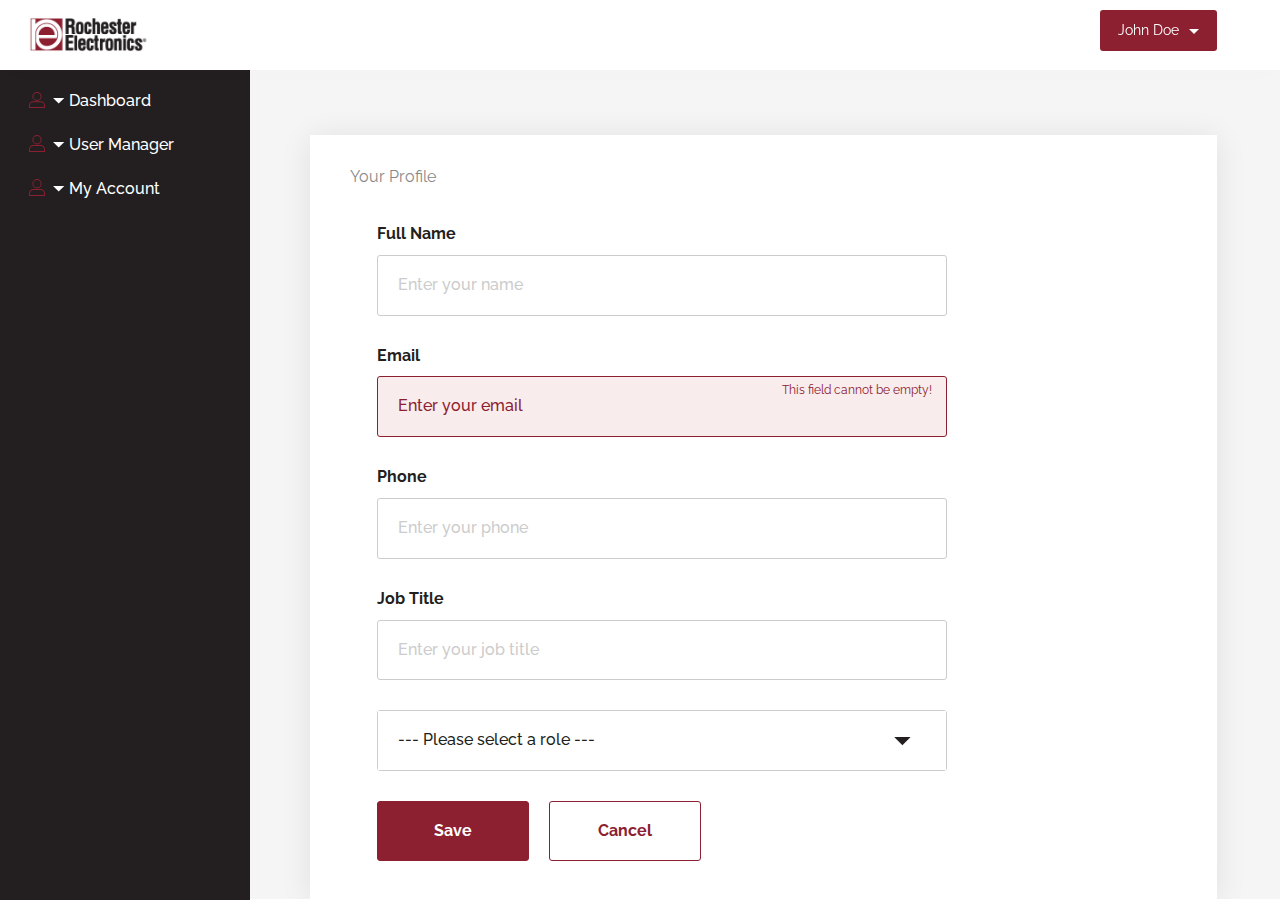
<file: index.html>
<!DOCTYPE html>
<html lang="en">

<head>
    <title>Homepage</title>

    <meta charset="utf-8">
    <meta http-equiv="X-UA-Compatible" content="IE=edge">
    <meta name="viewport" content="width=device-width, initial-scale=1, maximum-scale=1.0, user-scalable=0">
    <meta name="description" content="This is an example of a meta description. This will often show up in search results.">

    <!-- Favicon -->
    <link rel="icon" type="image/png" href="">

    <!-- Styles -->
    <link href="assets/css/main.css" rel="stylesheet" type="text/css">
</head>

<body>
    <header>
        <div id="header">
            <button class="sidebar-navbar-toggler navbar-toggler" type="button" data-toggle="collapse" data-target="#sidebarNavDropdown" aria-controls="sidebarNavDropdown" aria-expanded="false" aria-label="Toggle navigation">
                <span></span>
            </button>
            <div class="logo-container">
                <a href="/">
                    <img src="/assets/images/login-logo.png" alt="Logo Image">
                </a>
            </div>
            <div class="header-container">
                <nav class="navbar navbar-expand">
                    <div class="collapse navbar-collapse" id="navbarNavDropdown">
                        <ul class="navbar-nav">
                            <li class="nav-item dropdown">
                                <a class="nav-link dropdown-toggle" href="#" id="navbarDropdownMenuLink" data-toggle="dropdown" aria-haspopup="true" aria-expanded="false">
                                    <span>John Doe</span>
                                </a>
                                <div class="dropdown-menu" aria-labelledby="navbarDropdownMenuLink">
                                    <a class="dropdown-item" href="#">
                                        <img src="./assets/images/user-gray.svg" alt="Icon"> Account Details</a>
                                    <a class="dropdown-item" href="#">
                                        <img src="./assets/images/user-gray.svg" alt="Icon"> Item 2</a>
                                    <a class="dropdown-item" href="#">
                                        <img src="./assets/images/user-gray.svg" alt="Icon"> Item 3</a>
                                </div>
                            </li>
                        </ul>
                    </div>
                </nav>
            </div>
        </div>
    </header>
    <main class="wrapper">
        <div class="sidebar collapse navbar-collapse" id="sidebarNavDropdown">
            <ul>
                <li>
                    <a href="#">
                        <img src="./assets/images/user-red.svg" alt="Icon">
                        <span>Dashboard</span>
                    </a>
                </li>
                <li>
                    <a href="#submenu1" data-toggle="collapse" aria-expanded="false" class="">
                        <img src="./assets/images/user-red.svg" alt="Icon">
                        <span>User Manager</span>
                    </a>
                    <div id='submenu1' class="collapse">
                        <ul>
                            <li>
                                <a href="#">+ Add a new</a>
                            </li>
                            <li>
                                <a href="#">+ Add a new</a>
                            </li>
                        </ul>
                    </div>
                </li>
                <li>
                    <a href="#submenu2" data-toggle="collapse" aria-expanded="false" class="">
                        <img src="./assets/images/user-red.svg" alt="Icon">
                        <span>My Account</span>
                    </a>
                    <div id='submenu2' class="collapse">
                        <ul>
                            <li>
                                <a href="#">Account Item 1</a>
                            </li>
                            <li>
                                <a href="#">Account Item 1</a>
                            </li>
                        </ul>
                    </div>
                </li>
            </ul>
        </div>
        <div id="content">
            <div class="card">
                <div class="card-header">
                    <span>Your Profile</span>
                </div>
                <div class="card-body">
                    <div class="form-container">
                        <form action="">
                            <div class="form-group">
                                <label for="fullName">Full Name</label>
                                <div class="input-group">
                                    <input id="fullName" name="fullName" type="text" placeholder="Enter your name" maxlength="50" />
                                </div>
                            </div>
                            <!-- For success message use "form-success" -->
                            <div class="form-group form-error">
                                <label for="email">Email</label>
                                <div class="input-group">
                                    <input id="email" name="email" type="password" placeholder="Enter your email" maxlength="50" />
                                    <span class="error-msg">This field cannot be empty!</span>
                                </div>
                            </div>
                            <div class="form-group">
                                <label for="phone">Phone</label>
                                <div class="input-group">
                                    <input id="phone" name="phone" type="text" placeholder="Enter your phone" maxlength="50" />
                                </div>
                            </div>
                            <div class="form-group">
                                <label for="jobTitle">Job Title</label>
                                <div class="input-group">
                                    <input id="jobTitle" name="jobTitle" type="text" placeholder="Enter your job title" maxlength="50" />
                                </div>
                            </div>
                            <div class="form-group">
                                <div class="select">
                                    <select id="options">
                                        <option selected="selected" class="holder">--- Please select a role ---</option>
                                        <option value="opetion1">Option 1</option>
                                        <option value="opetion2">Option 2</option>
                                        <option value="opetion3">Option 3</option>
                                        <option value="opetion4">Option 4</option>
                                    </select>
                                </div>
                            </div>
                        </form>
                        <div class="btn-container">
                            <button class="primary-btn">Save</button>
                            <button class="primary-btn white-btn">Cancel</button>
                        </div>
                    </div>
                </div>
            </div>
        </div>
    </main>
    <script src="https://code.jquery.com/jquery-3.4.1.slim.min.js"></script>
    <script src="https://cdnjs.cloudflare.com/ajax/libs/popper.js/1.0.4/popper.js"></script>
    <script src="https://stackpath.bootstrapcdn.com/bootstrap/4.4.1/js/bootstrap.min.js"></script>
    <script src="assets/scripts/main.js"></script>
</body>

</html>
</file>
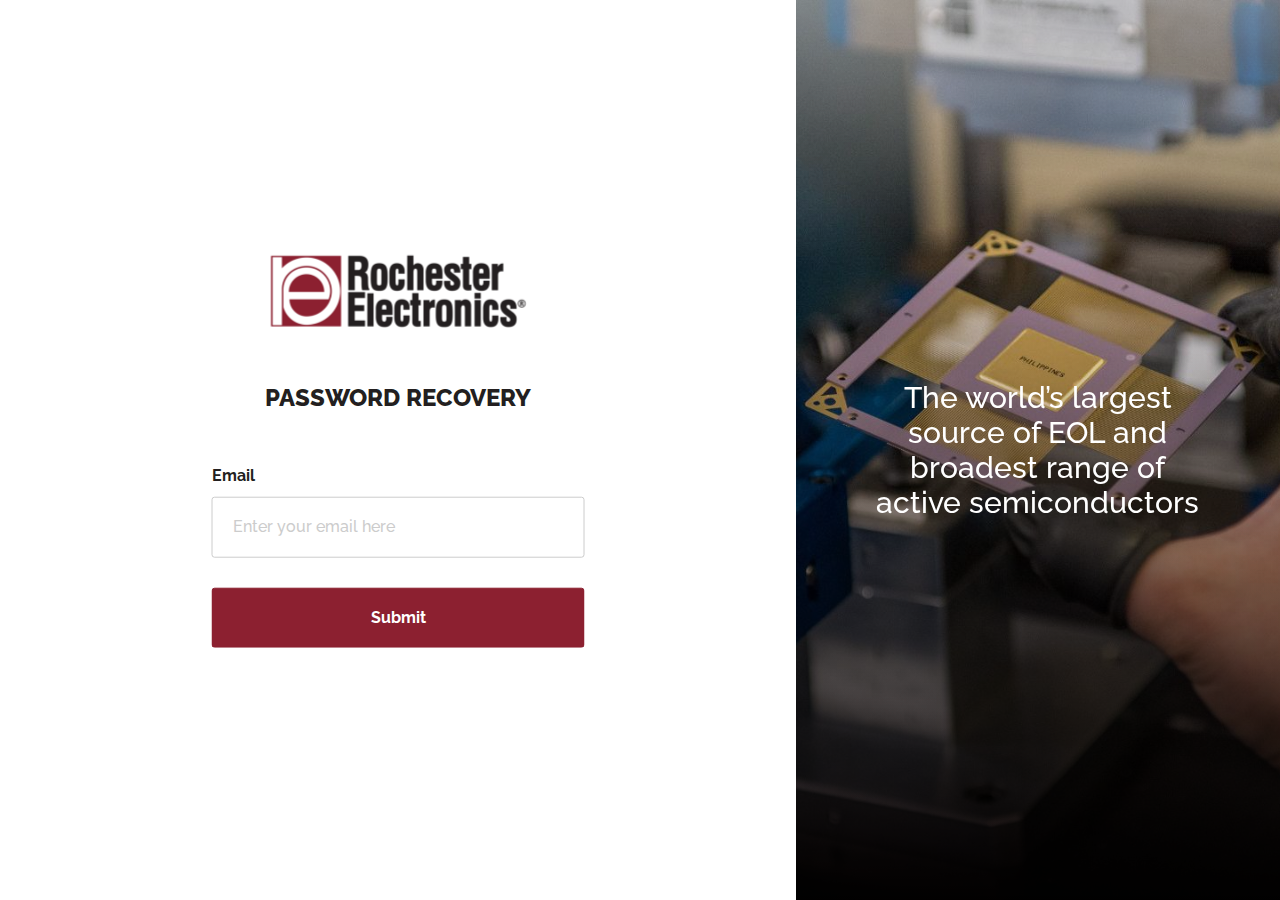
<file: login-password-recovery-mail.html>
<!DOCTYPE html>
<html lang="en">

<head>
    <title>Login</title>

    <meta charset="utf-8" />
    <meta http-equiv="X-UA-Compatible" content="IE=edge" />
    <meta name="viewport" content="width=device-width, initial-scale=1, maximum-scale=1.0, user-scalable=0" />
    <meta name="description" content="This is an example of a meta description. This will often show up in search results." />

    <!-- Favicon -->
    <link rel="icon" type="image/png" href="" />

    <!-- Styles -->
    <link href="assets/css/main.css" rel="stylesheet" type="text/css" />
</head>

<body>
    <div class="login-container">
        <div class="form-container">
            <div class="inner-form-container">
                <img src="./assets/images/login-logo.png" alt="Logo" />
                <span class="page-title">Password recovery</span>
                <form action="">
                    <div class="form-group">
                        <label for="email">Email</label>
                        <div class="input-group">
                            <input id="email" name="email" type="email" placeholder="Enter your email here" maxlength="50" />
                        </div>
                    </div>
                    <a href="/login-password-recovery-password.html" class="primary-btn">Submit</a>
                </form>
            </div>
        </div>
        <div class="bg-container" style="background-image: url(./assets/images/login-bg.jpg);">
            <span>The world’s largest source of EOL and broadest range of active
          semiconductors</span
        >
      </div>
    </div>
    <script src="https://code.jquery.com/jquery-3.4.1.slim.min.js"></script>
    <script src="https://stackpath.bootstrapcdn.com/bootstrap/4.4.1/js/bootstrap.min.js"></script>
    <script src="assets/scripts/main.js"></script>
  </body>
</html>
</file>
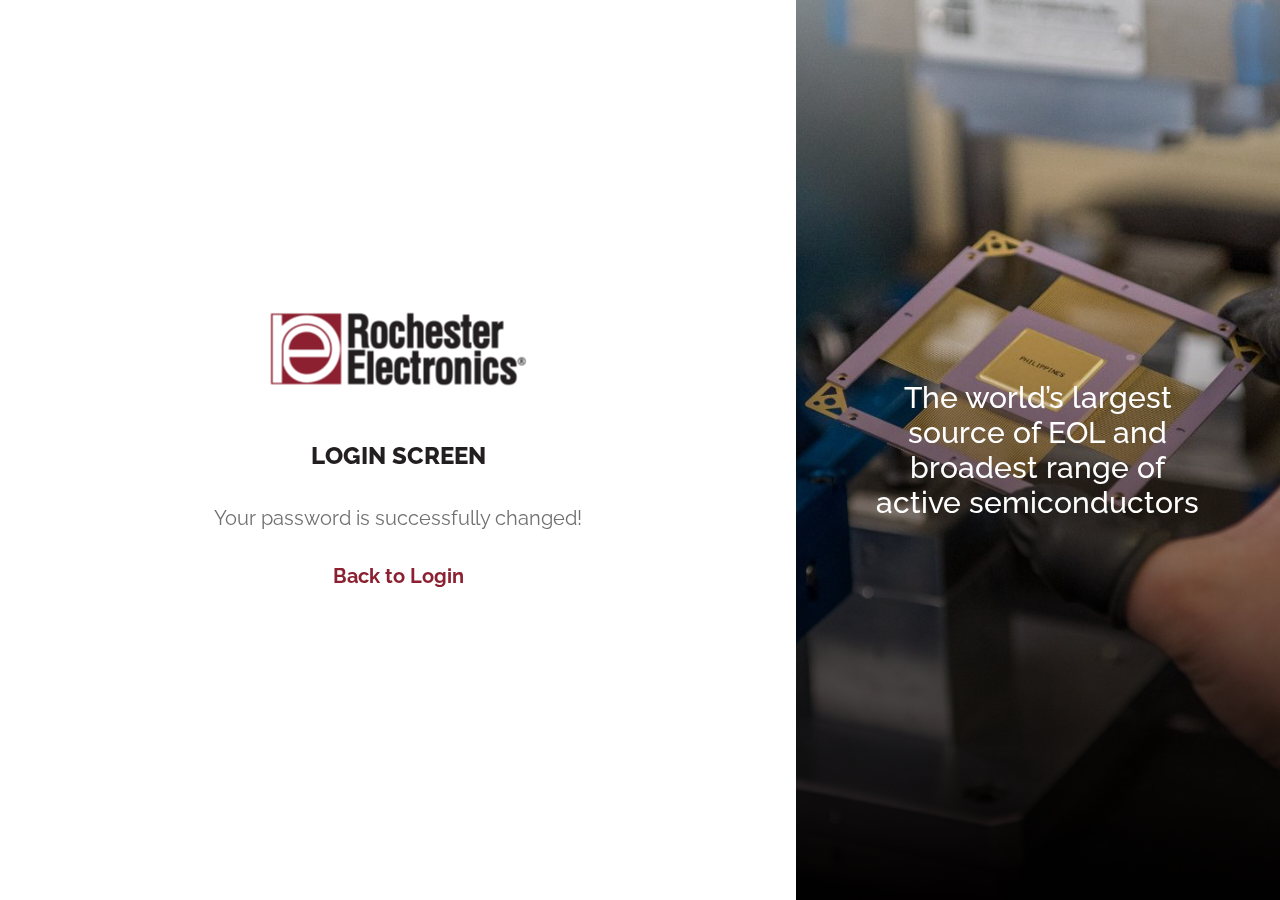
<file: login-password-recovery-password-success.html>
<!DOCTYPE html>
<html lang="en">

<head>
    <title>Login</title>

    <meta charset="utf-8" />
    <meta http-equiv="X-UA-Compatible" content="IE=edge" />
    <meta name="viewport" content="width=device-width, initial-scale=1, maximum-scale=1.0, user-scalable=0" />
    <meta name="description" content="This is an example of a meta description. This will often show up in search results." />

    <!-- Favicon -->
    <link rel="icon" type="image/png" href="" />

    <!-- Styles -->
    <link href="assets/css/main.css" rel="stylesheet" type="text/css" />
</head>

<body>
    <div class="login-container">
        <div class="form-container">
            <div class="inner-form-container">
                <img src="./assets/images/login-logo.png" alt="Logo" />
                <span class="page-title">Login Screen</span>
                <div class="success-msg-container">
                    <p>Your password is successfully changed!</p>
                    <a href="/login.html" class="back-to-login">Back to Login</a>
                </div>
            </div>
        </div>
        <div class="bg-container" style="background-image: url(./assets/images/login-bg.jpg);">
            <span>The world’s largest source of EOL and broadest range of active
          semiconductors</span
        >
      </div>
    </div>
    <script src="https://code.jquery.com/jquery-3.4.1.slim.min.js"></script>
    <script src="https://stackpath.bootstrapcdn.com/bootstrap/4.4.1/js/bootstrap.min.js"></script>
    <script src="assets/scripts/main.js"></script>
  </body>
</html>
</file>
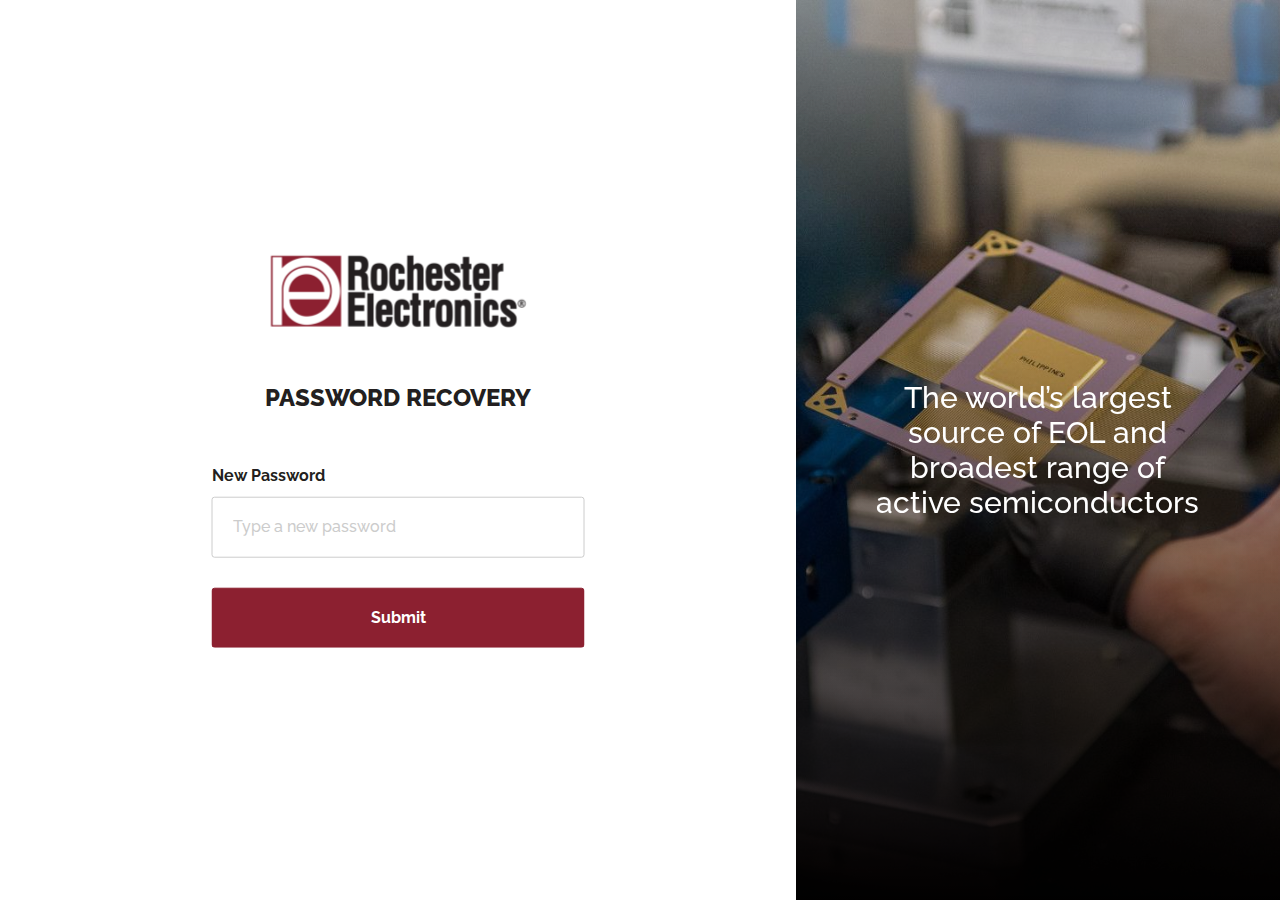
<file: login-password-recovery-password.html>
<!DOCTYPE html>
<html lang="en">

<head>
    <title>Login</title>

    <meta charset="utf-8" />
    <meta http-equiv="X-UA-Compatible" content="IE=edge" />
    <meta name="viewport" content="width=device-width, initial-scale=1, maximum-scale=1.0, user-scalable=0" />
    <meta name="description" content="This is an example of a meta description. This will often show up in search results." />

    <!-- Favicon -->
    <link rel="icon" type="image/png" href="" />

    <!-- Styles -->
    <link href="assets/css/main.css" rel="stylesheet" type="text/css" />
</head>

<body>
    <div class="login-container">
        <div class="form-container">
            <div class="inner-form-container">
                <img src="./assets/images/login-logo.png" alt="Logo" />
                <span class="page-title">Password recovery</span>
                <form action="">
                    <div class="form-group">
                        <label for="newPassword">New Password</label>
                        <div class="input-group">
                            <input id="newPassword" name="newPassword" type="password" placeholder="Type a new password" maxlength="50" />
                        </div>
                    </div>
                    <a href="/login-password-recovery-password-success.html" class="primary-btn">Submit</a>
                </form>
            </div>
        </div>
        <div class="bg-container" style="background-image: url(./assets/images/login-bg.jpg);">
            <span>The world’s largest source of EOL and broadest range of active
          semiconductors</span
        >
      </div>
    </div>
    <script src="https://code.jquery.com/jquery-3.4.1.slim.min.js"></script>
    <script src="https://stackpath.bootstrapcdn.com/bootstrap/4.4.1/js/bootstrap.min.js"></script>
    <script src="assets/scripts/main.js"></script>
  </body>
</html>
</file>
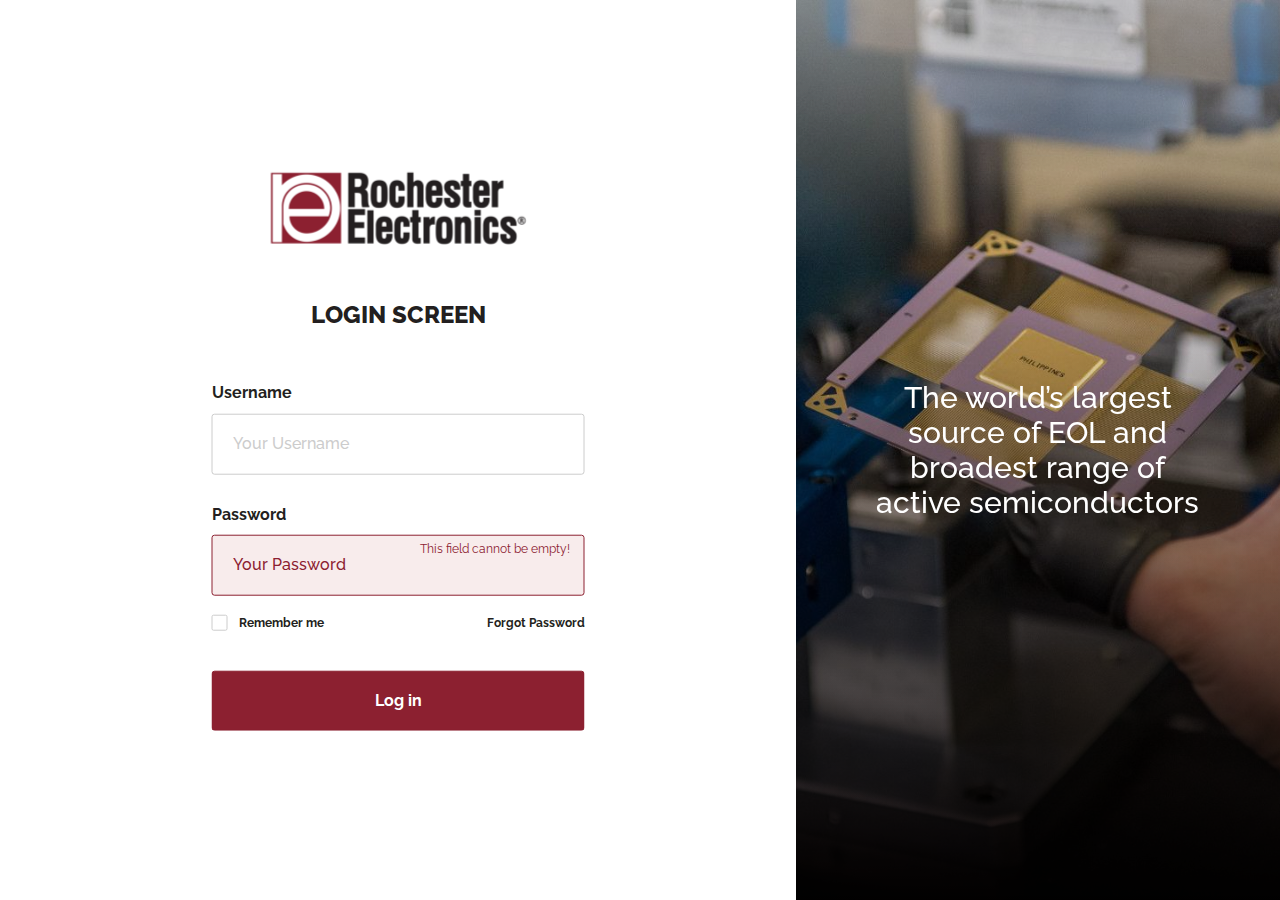
<file: login.html>
<!DOCTYPE html>
<html lang="en">

<head>
    <title>Login</title>

    <meta charset="utf-8" />
    <meta http-equiv="X-UA-Compatible" content="IE=edge" />
    <meta name="viewport" content="width=device-width, initial-scale=1, maximum-scale=1.0, user-scalable=0" />
    <meta name="description" content="This is an example of a meta description. This will often show up in search results." />

    <!-- Favicon -->
    <link rel="icon" type="image/png" href="" />

    <!-- Styles -->
    <link href="assets/css/main.css" rel="stylesheet" type="text/css" />
</head>

<body>
    <div class="login-container">
        <div class="form-container">
            <div class="inner-form-container">
                <img src="./assets/images/login-logo.png" alt="Logo" />
                <span class="page-title">Login Screen</span>
                <form action="">
                    <div class="form-group">
                        <label for="username">Username</label>
                        <div class="input-group">
                            <input id="username" name="username" type="text" placeholder="Your Username" maxlength="50" />
                        </div>
                    </div>
                    <!-- For success message use "form-success" -->
                    <div class="form-group form-error">
                        <label for="Password">Password</label>
                        <div class="input-group">
                            <input id="Password" name="Password" type="password" placeholder="Your Password" maxlength="50" />
                            <span class="error-msg">This field cannot be empty!</span>
                        </div>
                    </div>
                    <div class="additional-fields">
                        <label class="control custom-checkbox">Remember me
                            <input type="checkbox" />
                            <div class="control-indicator"></div>
                        </label>
                        <a href="/login-password-recovery-mail.html">Forgot Password</a>
                    </div>
                    <button class="primary-btn">Log in</button>
                </form>
            </div>
        </div>
        <div class="bg-container" style="background-image: url(./assets/images/login-bg.jpg);">
            <span>The world’s largest source of EOL and broadest range of active
          semiconductors</span
        >
      </div>
    </div>
    <script src="https://code.jquery.com/jquery-3.4.1.slim.min.js"></script>
    <script src="https://stackpath.bootstrapcdn.com/bootstrap/4.4.1/js/bootstrap.min.js"></script>
    <script src="assets/scripts/main.js"></script>
  </body>
</html>
</file>
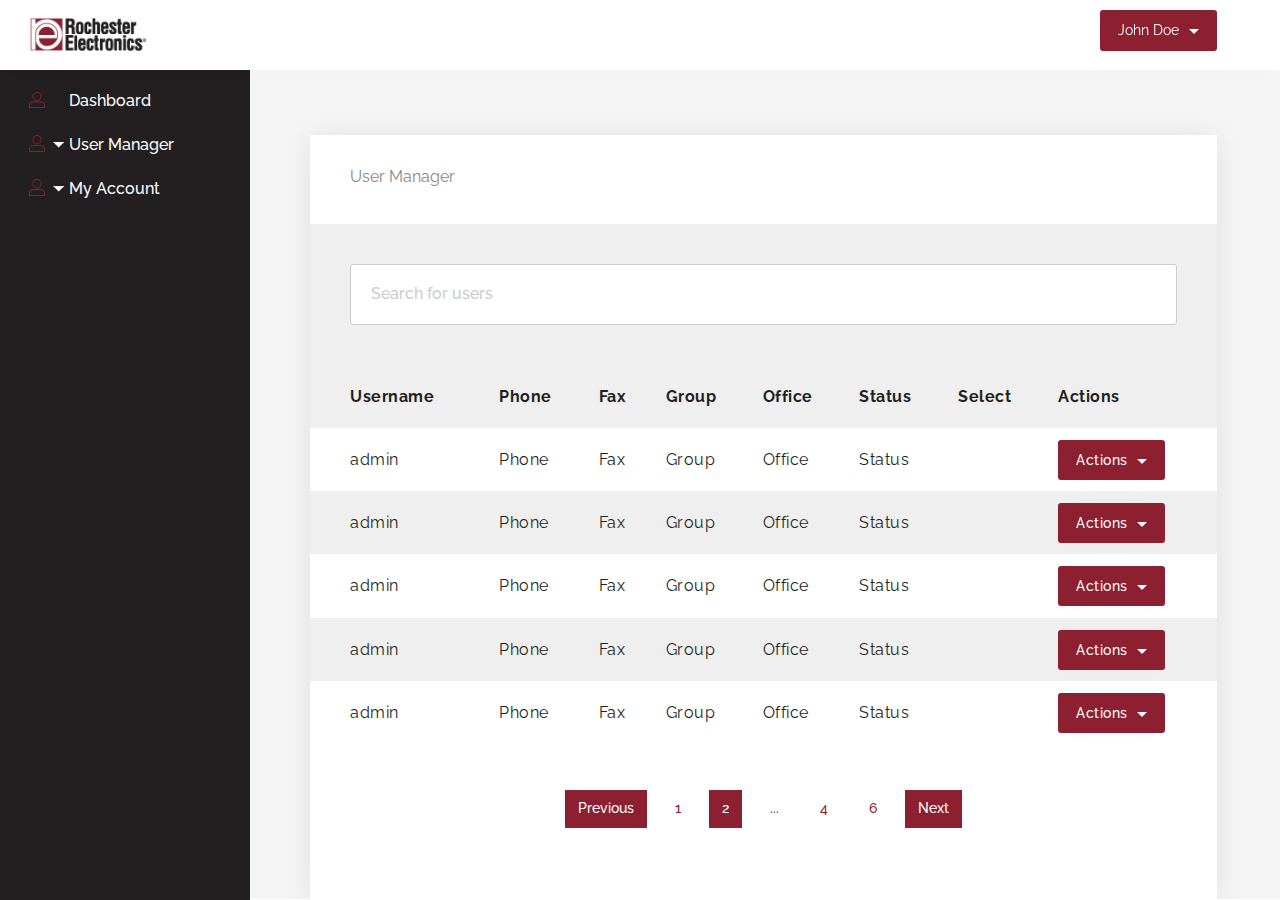
<file: user-manager.html>
<!DOCTYPE html>
<html lang="en">

<head>
    <title>User Manager</title>

    <meta charset="utf-8">
    <meta http-equiv="X-UA-Compatible" content="IE=edge">
    <meta name="viewport" content="width=device-width, initial-scale=1, maximum-scale=1.0, user-scalable=0">
    <meta name="description" content="This is an example of a meta description. This will often show up in search results.">

    <!-- Favicon -->
    <link rel="icon" type="image/png" href="">

    <!-- Styles -->
    <link href="assets/css/main.css" rel="stylesheet" type="text/css">
</head>

<body>
    <header>
        <div id="header">
            <button class="sidebar-navbar-toggler navbar-toggler" type="button" data-toggle="collapse" data-target="#sidebarNavDropdown" aria-controls="sidebarNavDropdown" aria-expanded="false" aria-label="Toggle navigation">
                <span></span>
            </button>
            <div class="logo-container">
                <a href="/">
                    <img src="/assets/images/login-logo.png" alt="Logo Image">
                </a>
            </div>
            <div class="header-container">
                <nav class="navbar navbar-expand">
                    <div class="collapse navbar-collapse" id="navbarNavDropdown">
                        <ul class="navbar-nav">
                            <li class="nav-item dropdown">
                                <a class="nav-link dropdown-toggle" href="#" id="navbarDropdownMenuLink" data-toggle="dropdown" aria-haspopup="true" aria-expanded="false">
                                    <span>John Doe</span>
                                </a>
                                <div class="dropdown-menu" aria-labelledby="navbarDropdownMenuLink">
                                    <a class="dropdown-item" href="#">
                                        <img src="./assets/images/user-gray.svg" alt="Icon"> Account Details</a>
                                    <a class="dropdown-item" href="#">
                                        <img src="./assets/images/user-gray.svg" alt="Icon"> Item 2</a>
                                    <a class="dropdown-item" href="#">
                                        <img src="./assets/images/user-gray.svg" alt="Icon"> Item 3</a>
                                </div>
                            </li>
                        </ul>
                    </div>
                </nav>
            </div>
        </div>
    </header>
    <main class="wrapper">
        <div class="sidebar collapse navbar-collapse" id="sidebarNavDropdown">
            <ul>
                <li>
                    <a href="#submenu0" data-toggle="collapse" aria-expanded="false" class="no-submenu">
                        <img src="./assets/images/user-red.svg" alt="Icon">
                        <span>Dashboard</span>
                    </a>
                    <div id='submenu0' class="collapse">
                    </div>
                </li>
                <li>
                    <a href="#submenu1" data-toggle="collapse" aria-expanded="false" class="">
                        <img src="./assets/images/user-red.svg" alt="Icon">
                        <span>User Manager</span>
                    </a>
                    <div id='submenu1' class="collapse">
                        <ul>
                            <li>
                                <a href="#">+ Add a new</a>
                            </li>
                            <li>
                                <a href="#">+ Add a new</a>
                            </li>
                        </ul>
                    </div>
                </li>
                <li>
                    <a href="#submenu2" data-toggle="collapse" aria-expanded="false" class="">
                        <img src="./assets/images/user-red.svg" alt="Icon">
                        <span>My Account</span>
                    </a>
                    <div id='submenu2' class="collapse">
                        <ul>
                            <li>
                                <a href="#">Account Item 1</a>
                            </li>
                            <li>
                                <a href="#">Account Item 1</a>
                            </li>
                        </ul>
                    </div>
                </li>
            </ul>
        </div>
        <div id="content">
            <div class="card">
                <div class="card-header">
                    <span>User Manager</span>
                </div>
                <div class="card-body">
                    <div class="table-container">
                        <div class="form-group">
                            <input type="text" placeholder="Search for users">
                        </div>
                        <div class="table-responsive table-borderless">
                            <table class="table">
                                <thead class="thead-light">
                                    <tr>
                                        <th>Username</th>
                                        <th>Phone</th>
                                        <th>Fax</th>
                                        <th>Group</th>
                                        <th>Office</th>
                                        <th>Status</th>
                                        <th>Select</th>
                                        <th>Actions</th>
                                    </tr>
                                </thead>
                                <tbody>
                                    <tr>
                                        <td>admin</td>
                                        <td>Phone</td>
                                        <td>Fax</td>
                                        <td>Group</td>
                                        <td>Office</td>
                                        <td>Status</td>
                                        <td></td>
                                        <td class="dropdown">
                                            <a class="dropdown-toggle" href="#" id="tableActionOne" data-toggle="dropdown" aria-haspopup="true" aria-expanded="false">
                                                <span>Actions</span>
                                            </a>
                                            <div class="dropdown-menu" aria-labelledby="tableActionOne">
                                                <a class="dropdown-item" href="#">
                                                    <img src="./assets/images/user-gray.svg" alt="Icon"> Account Details</a>
                                                <a class="dropdown-item" href="#">
                                                    <img src="./assets/images/user-gray.svg" alt="Icon"> Item 2</a>
                                                <a class="dropdown-item" href="#">
                                                    <img src="./assets/images/user-gray.svg" alt="Icon"> Item 3</a>
                                            </div>
                                        </td>
                                    </tr>
                                    <tr>
                                        <td>admin</td>
                                        <td>Phone</td>
                                        <td>Fax</td>
                                        <td>Group</td>
                                        <td>Office</td>
                                        <td>Status</td>
                                        <td></td>
                                        <td class="dropdown">
                                            <a class="dropdown-toggle" href="#" id="tableActionOne" data-toggle="dropdown" aria-haspopup="true" aria-expanded="false">
                                                <span>Actions</span>
                                            </a>
                                            <div class="dropdown-menu" aria-labelledby="tableActionOne">
                                                <a class="dropdown-item" href="#">
                                                    <img src="./assets/images/user-gray.svg" alt="Icon"> Account Details</a>
                                                <a class="dropdown-item" href="#">
                                                    <img src="./assets/images/user-gray.svg" alt="Icon"> Item 2</a>
                                                <a class="dropdown-item" href="#">
                                                    <img src="./assets/images/user-gray.svg" alt="Icon"> Item 3</a>
                                            </div>
                                        </td>
                                    </tr>
                                    <tr>
                                        <td>admin</td>
                                        <td>Phone</td>
                                        <td>Fax</td>
                                        <td>Group</td>
                                        <td>Office</td>
                                        <td>Status</td>
                                        <td></td>
                                        <td class="dropdown">
                                            <a class="dropdown-toggle" href="#" id="tableActionOne" data-toggle="dropdown" aria-haspopup="true" aria-expanded="false">
                                                <span>Actions</span>
                                            </a>
                                            <div class="dropdown-menu" aria-labelledby="tableActionOne">
                                                <a class="dropdown-item" href="#">
                                                    <img src="./assets/images/user-gray.svg" alt="Icon"> Account Details</a>
                                                <a class="dropdown-item" href="#">
                                                    <img src="./assets/images/user-gray.svg" alt="Icon"> Item 2</a>
                                                <a class="dropdown-item" href="#">
                                                    <img src="./assets/images/user-gray.svg" alt="Icon"> Item 3</a>
                                            </div>
                                        </td>
                                    </tr>
                                    <tr>
                                        <td>admin</td>
                                        <td>Phone</td>
                                        <td>Fax</td>
                                        <td>Group</td>
                                        <td>Office</td>
                                        <td>Status</td>
                                        <td></td>
                                        <td class="dropdown">
                                            <a class="dropdown-toggle" href="#" id="tableActionOne" data-toggle="dropdown" aria-haspopup="true" aria-expanded="false">
                                                <span>Actions</span>
                                            </a>
                                            <div class="dropdown-menu" aria-labelledby="tableActionOne">
                                                <a class="dropdown-item" href="#">
                                                    <img src="./assets/images/user-gray.svg" alt="Icon"> Account Details</a>
                                                <a class="dropdown-item" href="#">
                                                    <img src="./assets/images/user-gray.svg" alt="Icon"> Item 2</a>
                                                <a class="dropdown-item" href="#">
                                                    <img src="./assets/images/user-gray.svg" alt="Icon"> Item 3</a>
                                            </div>
                                        </td>
                                    </tr>
                                    <tr>
                                        <td>admin</td>
                                        <td>Phone</td>
                                        <td>Fax</td>
                                        <td>Group</td>
                                        <td>Office</td>
                                        <td>Status</td>
                                        <td></td>
                                        <td class="dropdown">
                                            <a class="dropdown-toggle" href="#" id="tableActionOne" data-toggle="dropdown" aria-haspopup="true" aria-expanded="false">
                                                <span>Actions</span>
                                            </a>
                                            <div class="dropdown-menu" aria-labelledby="tableActionOne">
                                                <a class="dropdown-item" href="#">
                                                    <img src="./assets/images/user-gray.svg" alt="Icon"> Account Details</a>
                                                <a class="dropdown-item" href="#">
                                                    <img src="./assets/images/user-gray.svg" alt="Icon"> Item 2</a>
                                                <a class="dropdown-item" href="#">
                                                    <img src="./assets/images/user-gray.svg" alt="Icon"> Item 3</a>
                                            </div>
                                        </td>
                                    </tr>
                                </tbody>
                            </table>
                        </div>
                        <ul class="pagination" aria-label="Pagination">
                            <li><a href="">Previous</a></li>
                            <li><a href="">1</a></li>
                            <li class="active"><a href="">2</a></li>
                            <li class="disabled"><a href="#">...</a></li>
                            <li><a href="">4</a></li>
                            <li><a href="">6</a></li>
                            <li><a href="">Next</a></li>
                        </ul>
                    </div>
                </div>
            </div>
        </div>
    </main>
    <script src="https://code.jquery.com/jquery-3.4.1.slim.min.js"></script>
    <script src="https://cdnjs.cloudflare.com/ajax/libs/popper.js/1.0.4/popper.js"></script>
    <script src="https://stackpath.bootstrapcdn.com/bootstrap/4.4.1/js/bootstrap.min.js"></script>
    <script src="assets/scripts/main.js"></script>
</body>

</html>
</file>
<file: assets/css/main.css>
@import url("https://stackpath.bootstrapcdn.com/bootstrap/4.4.1/css/bootstrap.min.css");
@import url("https://fonts.googleapis.com/css?family=Raleway:300,400,400i,500,500i,600,600i,700,700i,800,900,900i&display=swap");
.wrapper {
  margin-top: 70px;
  display: -webkit-box;
  display: -ms-flexbox;
  display: flex;
  -webkit-box-align: stretch;
  -ms-flex-align: stretch;
  align-items: stretch;
  background-color: #F5F5F5;
  width: 100%;
  min-height: calc(100vh - 71px);
  height: 100%; }
  @media (max-width: 767px) and (orientation: portrait) {
    .wrapper {
      margin-top: 54px; } }

#content {
  padding: 65px 63px 0px 60px;
  transition: all 0.3s;
  width: calc(100% - 215px);
  overflow-y: scroll;
  margin-left: 250px; }
  @media (max-width: 767px) {
    #content {
      width: 100%;
      margin-left: 0;
      padding: 10px; } }
  @media (min-width: 768px) and (max-width: 991px) {
    #content {
      padding: 30px;
      width: 100%;
      margin-left: 0; } }
  @media (min-width: 992px) and (max-width: 1199px) {
    #content {
      padding: 30px; } }
  #content > .container {
    padding: 0;
    width: 100%; }

p {
  font-family: 'Raleway', sans-serif;
  font-style: normal;
  font-weight: 400; }

@media (max-width: 767px) {
  .container {
    width: 100%; } }

.primary-btn {
  font-family: 'Raleway', sans-serif;
  font-style: normal;
  font-weight: 700;
  font-size: 1rem;
  line-height: 19px;
  min-width: 136px;
  padding: 19px 30px 20px 30px;
  border-radius: 3px;
  background: #8C2030;
  color: #ffffff;
  text-align: center;
  -webkit-transition: background-color 0.3s, color 0.3s;
  transition: background-color 0.3s, color 0.3s;
  -webkit-font-smoothing: antialiased;
  -webkit-backface-visibility: hidden;
  -moz-osx-font-smoothing: antialiased;
  border: 1px solid #8C2030;
  position: relative;
  text-decoration: none;
  z-index: 9;
  letter-spacing: 0px;
  text-decoration: none;
  cursor: pointer; }
  .primary-btn:hover {
    background-color: #ffffff;
    color: #8C2030;
    text-decoration: none; }
  .primary-btn:focus, .primary-btn:hover {
    outline: none;
    box-shadow: none; }
  .primary-btn.white-btn {
    color: #8C2030;
    background-color: #ffffff; }
    .primary-btn.white-btn:hover {
      background: #8C2030;
      color: #ffffff; }

.login-container {
  font-size: 0; }
  .login-container .form-container {
    display: inline-block;
    width: 796px;
    min-height: 100vh;
    height: 100%;
    vertical-align: top;
    position: relative; }
    @media (max-width: 767px) {
      .login-container .form-container {
        display: block;
        width: 100%; } }
    @media (max-width: 767px) and (orientation: portrait) {
      .login-container .form-container {
        padding: 50px 0; } }
    @media (min-width: 768px) and (max-width: 991px) {
      .login-container .form-container {
        display: block;
        width: 100%; } }
    @media (min-width: 992px) and (max-width: 1199px) {
      .login-container .form-container {
        width: 50%; } }
    .login-container .form-container .inner-form-container {
      width: 373px;
      margin: 0 auto;
      position: absolute;
      top: 50%;
      left: 50%;
      transform: translate(-50%, -50%); }
      @media (max-width: 767px) and (orientation: portrait) {
        .login-container .form-container .inner-form-container {
          width: 85%; } }
      .login-container .form-container .inner-form-container img {
        width: 266px;
        height: 77px;
        display: block;
        margin: 0 auto 50px auto; }
      .login-container .form-container .inner-form-container span.page-title {
        display: block;
        margin: 0 auto 50px auto;
        color: #231F20;
        text-transform: uppercase;
        font-family: 'Raleway', sans-serif;
        font-style: normal;
        font-weight: 800;
        font-size: 1.5rem;
        letter-spacing: 0px;
        text-align: center; }
      .login-container .form-container .inner-form-container .additional-fields {
        position: relative;
        margin: -10px 0 40px 0; }
        .login-container .form-container .inner-form-container .additional-fields a {
          position: absolute;
          top: 0;
          right: 0;
          color: #231F20;
          line-height: 1.2;
          font-size: 0.75rem;
          font-family: 'Raleway', sans-serif;
          font-style: normal;
          font-weight: 700;
          text-decoration: none; }
          .login-container .form-container .inner-form-container .additional-fields a:after {
            content: "";
            position: absolute;
            width: 100%;
            height: 1px;
            bottom: -3px;
            left: 0;
            visibility: hidden;
            -webkit-transform: scaleX(0);
            transform: scaleX(0);
            -webkit-transition: all .3s ease-in-out 0s;
            transition: all .3s ease-in-out 0s;
            background: #231F20; }
          .login-container .form-container .inner-form-container .additional-fields a:hover:after {
            visibility: visible;
            -webkit-transform: scaleX(1);
            transform: scaleX(1); }
      .login-container .form-container .inner-form-container .primary-btn {
        width: 100%;
        display: block; }
      .login-container .form-container .inner-form-container .success-msg-container {
        text-align: center;
        margin-top: -20px; }
        .login-container .form-container .inner-form-container .success-msg-container p {
          color: #707070;
          font-size: 1.25rem;
          line-height: 1.4;
          margin-bottom: 30px; }
        .login-container .form-container .inner-form-container .success-msg-container a.back-to-login {
          color: #8C2030;
          font-size: 1.25rem;
          line-height: 1.4;
          font-family: 'Raleway', sans-serif;
          font-style: normal;
          font-weight: 700;
          text-decoration: none;
          position: relative; }
          .login-container .form-container .inner-form-container .success-msg-container a.back-to-login:after {
            content: "";
            position: absolute;
            width: 100%;
            height: 1px;
            bottom: -3px;
            left: 0;
            visibility: hidden;
            -webkit-transform: scaleX(0);
            transform: scaleX(0);
            -webkit-transition: all .3s ease-in-out 0s;
            transition: all .3s ease-in-out 0s;
            background: #8C2030; }
          .login-container .form-container .inner-form-container .success-msg-container a.back-to-login:hover:after {
            visibility: visible;
            -webkit-transform: scaleX(1);
            transform: scaleX(1); }
  .login-container .bg-container {
    display: inline-block;
    width: calc(100% - 796px);
    vertical-align: top;
    position: relative;
    min-height: 100vh;
    height: 100%;
    background-position: center;
    background-size: cover; }
    @media (max-width: 767px) {
      .login-container .bg-container {
        display: none; } }
    @media (min-width: 768px) and (max-width: 991px) {
      .login-container .bg-container {
        display: none; } }
    @media (min-width: 992px) and (max-width: 1199px) {
      .login-container .bg-container {
        width: 50%; } }
    .login-container .bg-container:before {
      content: "";
      position: absolute;
      top: 0;
      left: 0;
      width: 100%;
      height: 100%;
      background: transparent linear-gradient(180deg, #B5B5B5 0%, #040000 100%) 0% 0% no-repeat padding-box;
      mix-blend-mode: hard-light; }
    .login-container .bg-container span {
      width: 70%;
      text-align: center;
      position: absolute;
      top: 50%;
      left: 50%;
      transform: translate(-50%, -50%);
      color: #ffffff;
      font-family: 'Raleway', sans-serif;
      font-style: normal;
      font-weight: 500;
      font-size: 1.875rem;
      line-height: 35px;
      letter-spacing: 0px; }

.form-group {
  width: 100%;
  margin-bottom: 30px; }
  .form-group .input-group {
    width: 100%; }
  .form-group input {
    font-family: 'Raleway', sans-serif;
    font-style: normal;
    font-weight: 500;
    color: #8C2030;
    font-size: 1rem;
    line-height: 1.3;
    border: none;
    width: 100%;
    padding: 19px 20px; }
    @media (max-width: 767px) {
      .form-group input {
        display: block; } }
    .form-group input:focus {
      outline: none; }
    .form-group input::-webkit-input-placeholder {
      /* Chrome/Opera/Safari */
      font-family: 'Raleway', sans-serif;
      font-style: normal;
      font-weight: 500;
      color: #CCCCCC;
      font-size: 1rem;
      line-height: 1.3; }
    .form-group input::-moz-placeholder {
      /* Firefox 19+ */
      font-family: 'Raleway', sans-serif;
      font-style: normal;
      font-weight: 500;
      color: #CCCCCC;
      font-size: 1rem;
      line-height: 1.3; }
    .form-group input:-ms-input-placeholder {
      /* IE 10+ */
      font-family: 'Raleway', sans-serif;
      font-style: normal;
      font-weight: 500;
      color: #CCCCCC;
      font-size: 1rem;
      line-height: 1.3; }
    .form-group input:-moz-placeholder {
      /* Firefox 18- */
      font-family: 'Raleway', sans-serif;
      font-style: normal;
      font-weight: 500;
      color: #CCCCCC;
      font-size: 1rem;
      line-height: 1.3; }
  .form-group label {
    font-family: 'Raleway', sans-serif;
    font-style: normal;
    font-weight: 700;
    color: #231F20;
    font-size: 1rem;
    line-height: 1.3;
    text-align: left;
    margin-bottom: 10px;
    display: block; }
  .form-group textarea {
    font-family: 'Raleway', sans-serif;
    font-style: normal;
    font-weight: 500;
    color: #8C2030;
    font-size: 1rem;
    line-height: 1.3;
    width: 100%;
    padding: 19px 20px;
    margin-bottom: 0;
    min-height: 108px;
    resize: none; }
    .form-group textarea:focus {
      outline: none; }
    .form-group textarea::-webkit-input-placeholder {
      /* Chrome/Opera/Safari */
      font-family: 'Raleway', sans-serif;
      font-style: normal;
      font-weight: 500;
      color: #CCCCCC;
      font-size: 1rem;
      line-height: 1.3; }
    .form-group textarea::-moz-placeholder {
      /* Firefox 19+ */
      font-family: 'Raleway', sans-serif;
      font-style: normal;
      font-weight: 500;
      color: #CCCCCC;
      font-size: 1rem;
      line-height: 1.3; }
    .form-group textarea:-ms-input-placeholder {
      /* IE 10+ */
      font-family: 'Raleway', sans-serif;
      font-style: normal;
      font-weight: 500;
      color: #CCCCCC;
      font-size: 1rem;
      line-height: 1.3; }
    .form-group textarea:-moz-placeholder {
      /* Firefox 18- */
      font-family: 'Raleway', sans-serif;
      font-style: normal;
      font-weight: 500;
      color: #CCCCCC;
      font-size: 1rem;
      line-height: 1.3; }
    @media (max-width: 767px) {
      .form-group textarea {
        width: 100%;
        min-height: 150px; } }
    @media (min-width: 992px) and (max-width: 1199px) {
      .form-group textarea {
        min-height: 160px; } }
    @media (min-width: 768px) and (max-width: 991px) {
      .form-group textarea {
        min-height: 140px; } }
  .form-group.mandatory label:after {
    content: "*";
    position: relative;
    top: 1px;
    left: 0px;
    font-size: 1rem;
    line-height: 1rem; }
  .form-group input,
  .form-group .select,
  .form-group textarea {
    background-color: #ffffff;
    border: 1px solid #CCCCCC;
    border-radius: 3px;
    transition: border-color 500ms ease-out, box-shadow 500ms ease-out, background-color 500ms ease-out; }
    .form-group input:focus,
    .form-group .select:focus,
    .form-group textarea:focus {
      border-color: #8C2030; }
  .form-group select {
    width: 100%;
    background: #ffffff url("../../../assets/images/select-icon.svg") no-repeat 95% 64%;
    font-family: 'Raleway', sans-serif;
    font-style: normal;
    font-weight: 500;
    color: #231F20;
    font-size: 1rem;
    line-height: 1.3;
    border: none;
    width: 100%;
    padding: 19px 20px;
    border: 1px solid #CCCCCC;
    -webkit-appearance: none;
    -moz-appearance: none;
    -ms-appearance: none;
    appearance: none;
    outline: 0;
    box-shadow: none;
    border: 0; }
    .form-group select::-ms-expand {
      display: none; }
    .form-group select:focus option.holder {
      display: none; }
  .form-group .error-msg {
    display: none; }
  .form-group.form-error {
    position: relative; }
    .form-group.form-error input,
    .form-group.form-error select,
    .form-group.form-error textarea {
      border: 1px solid #8C2030;
      background-color: #F8ECEC; }
      .form-group.form-error input::-webkit-input-placeholder,
      .form-group.form-error select::-webkit-input-placeholder,
      .form-group.form-error textarea::-webkit-input-placeholder {
        /* Chrome/Opera/Safari */
        color: #8C2030; }
      .form-group.form-error input::-moz-placeholder,
      .form-group.form-error select::-moz-placeholder,
      .form-group.form-error textarea::-moz-placeholder {
        /* Firefox 19+ */
        color: #8C2030; }
      .form-group.form-error input:-ms-input-placeholder,
      .form-group.form-error select:-ms-input-placeholder,
      .form-group.form-error textarea:-ms-input-placeholder {
        /* IE 10+ */
        color: #8C2030; }
      .form-group.form-error input:-moz-placeholder,
      .form-group.form-error select:-moz-placeholder,
      .form-group.form-error textarea:-moz-placeholder {
        /* Firefox 18- */
        color: #8C2030; }
    .form-group.form-error.full-width .error-msg {
      bottom: -10px; }
    .form-group.form-error .error-msg {
      font-family: 'Raleway', sans-serif;
      font-style: normal;
      font-weight: 400;
      display: inline-block;
      font-size: 12px;
      line-height: 11px;
      line-height: normal;
      color: #8C2030;
      position: absolute;
      right: 15px;
      top: 7px; }
  .form-group.form-success {
    position: relative; }
    .form-group.form-success input,
    .form-group.form-success select,
    .form-group.form-success textarea {
      border: 1px solid #56AC56; }
    .form-group.form-success input,
    .form-group.form-success textarea {
      color: #56AC56; }

.control {
  display: block;
  position: relative;
  cursor: pointer;
  color: #231F20;
  line-height: 1.2;
  font-size: 0.75rem;
  font-family: 'Raleway', sans-serif;
  font-style: normal;
  font-weight: 700;
  padding-left: 27px;
  margin: 0; }
  .control input {
    position: absolute;
    z-index: -1;
    opacity: 0;
    left: -1000px; }
    .control input:focus ~ .control-indicator {
      background: #ffffff; }
    .control input:checked ~ .control-indicator {
      background: #8C2030; }
      .control input:checked ~ .control-indicator:after {
        display: block; }
    .control input:checked:focus {
      outline: none; }
      .control input:checked:focus ~ .control-indicator {
        background: #8C2030; }
    .control input:disabled ~ .control-indicator {
      background: #e6e6e6;
      opacity: 0.6;
      pointer-events: none; }
  .control .control-indicator {
    position: absolute;
    top: -1px;
    left: 0;
    height: 16px;
    width: 16px;
    background: #ffffff;
    border-radius: 2px;
    border: 1px solid #CCCCCC;
    -webkit-transition: all 0.3s ease;
    -moz-transition: all 0.3s ease;
    -o-transition: all 0.3s ease;
    transition: all 0.3s ease; }
    .control .control-indicator:after {
      content: '';
      position: absolute;
      display: none; }
  .control.custom-checkbox .control-indicator:after {
    left: 6px;
    top: 2px;
    width: 3px;
    height: 8px;
    border: solid #ffffff;
    border-width: 0 2px 2px 0;
    transform: rotate(45deg); }
  .control.custom-checkbox input:disabled ~ .control-indicator:after {
    border-color: #7b7b7b; }

.sidebar {
  width: 250px;
  transition: all 0.3s;
  background-color: #231F20;
  position: fixed;
  display: flex;
  flex-direction: column;
  min-width: 0;
  word-wrap: break-word;
  background-clip: border-box;
  min-height: calc(100vh - 62px);
  z-index: 10;
  border: 1px solid transparent;
  padding-top: 10px; }
  @media (max-width: 767px) {
    .sidebar {
      position: absolute;
      left: -100%; } }
  @media (min-width: 768px) and (max-width: 991px) {
    .sidebar {
      position: absolute;
      left: -100%; } }
  .sidebar.show {
    left: 0; }
  @media (min-width: 992px) and (max-width: 1199px) {
    .sidebar:not(.show) {
      display: block; } }
  @media (min-width: 1200px) {
    .sidebar:not(.show) {
      display: block; } }
  .sidebar ul {
    list-style: none;
    padding: 0;
    margin: 0;
    width: 100%; }
    .sidebar ul > li {
      -webkit-transition: all 0.3s ease;
      transition: all 0.3s ease;
      cursor: pointer; }
      .sidebar ul > li > a {
        text-decoration: none;
        color: #ffffff;
        position: relative;
        font-family: 'Raleway', sans-serif;
        font-style: normal;
        font-weight: 500;
        font-size: 1rem;
        line-height: 1.3;
        letter-spacing: 0;
        padding: 10px 15px 13px 28px;
        display: block; }
        .sidebar ul > li > a:before {
          content: "";
          background-color: #231F20;
          width: 4px;
          height: 100%;
          position: absolute;
          top: 0;
          left: 0;
          -webkit-transition: all 0.3s ease;
          transition: all 0.3s ease; }
        .sidebar ul > li > a:hover {
          background-color: #0E0D0D; }
          .sidebar ul > li > a:hover:before {
            background-color: #8C2030; }
        .sidebar ul > li > a img {
          position: relative;
          top: -2px;
          max-width: 100%;
          max-height: 100%;
          margin-right: 20px; }
        .sidebar ul > li > a[aria-expanded="true"] {
          background-color: #0E0D0D; }
          .sidebar ul > li > a[aria-expanded="true"]:before {
            background-color: #8C2030; }
          .sidebar ul > li > a[aria-expanded="true"] span:before {
            top: 1px;
            transform: rotate(270deg); }
        .sidebar ul > li > a span {
          position: relative; }
          .sidebar ul > li > a span:before {
            margin-left: -17px;
            content: "";
            position: absolute;
            top: 7px;
            width: 19px;
            height: 11px;
            background-size: cover;
            background-repeat: no-repeat;
            background-image: url("../../../assets/images/white-select-icon.svg"); }
        .sidebar ul > li > a.no-submenu span:before {
          display: none; }
      .sidebar ul > li div a {
        font-family: 'Raleway', sans-serif;
        font-style: normal;
        font-weight: 400;
        font-size: 0.875rem;
        line-height: 1.2;
        padding: 10px 15px 13px 55px; }

.navbar-toggler:focus {
  outline: none;
  box-shadow: none; }
.navbar-toggler.sidebar-navbar-toggler {
  display: none;
  width: 25px;
  height: 25px;
  position: absolute;
  left: 15px;
  top: 20px;
  cursor: pointer; }
  .navbar-toggler.sidebar-navbar-toggler:hover span {
    background-color: #8C2030; }
    .navbar-toggler.sidebar-navbar-toggler:hover span:after, .navbar-toggler.sidebar-navbar-toggler:hover span:before {
      width: 100%;
      background-color: #8C2030; }
  @media (max-width: 767px) {
    .navbar-toggler.sidebar-navbar-toggler {
      display: block;
      left: 0px;
      top: 13px; } }
  @media (max-width: 767px) and (orientation: landscape) {
    .navbar-toggler.sidebar-navbar-toggler {
      top: 20px; } }
  @media (min-width: 768px) and (max-width: 991px) {
    .navbar-toggler.sidebar-navbar-toggler {
      display: block; } }
  .navbar-toggler.sidebar-navbar-toggler span {
    position: absolute;
    display: block;
    width: 100%;
    height: 4px;
    background-color: #8C2030;
    -webkit-transition: 0.3s cubic-bezier(0.97, 0.75, 0.61, 1.84);
    transition: 0.3s cubic-bezier(0.97, 0.75, 0.61, 1.84);
    -webkit-backface-visibility: hidden;
    backface-visibility: hidden;
    border-radius: 2px; }
    .navbar-toggler.sidebar-navbar-toggler span:after, .navbar-toggler.sidebar-navbar-toggler span:before {
      content: "";
      position: absolute;
      left: 0;
      height: 4px;
      -webkit-transition: 0.3s cubic-bezier(0.97, 0.75, 0.61, 1.84);
      transition: 0.3s cubic-bezier(0.97, 0.75, 0.61, 1.84);
      -webkit-backface-visibility: hidden;
      backface-visibility: hidden;
      border-radius: 2px;
      background-color: #8C2030; }
    .navbar-toggler.sidebar-navbar-toggler span:after {
      top: 7px;
      width: 70%; }
    .navbar-toggler.sidebar-navbar-toggler span:before {
      top: -7px;
      width: 40%; }

#header {
  position: fixed;
  top: 0;
  right: 0;
  left: 0;
  z-index: 1030;
  background-color: #ffffff;
  box-shadow: 0px 3px 30px #00000003;
  padding: 10px 63px 12px 30px;
  min-height: 70px;
  text-align: right; }
  @media (min-width: 992px) and (max-width: 1199px) {
    #header {
      padding: 10px 30px 12px 30px; } }
  @media (min-width: 768px) and (max-width: 991px) {
    #header {
      padding: 10px 30px 12px 30px; } }
  @media (max-width: 767px) {
    #header {
      padding: 10px 10px 12px 10px; } }
  @media (max-width: 767px) and (orientation: portrait) {
    #header {
      min-height: 54px; } }
  #header .logo-container {
    position: absolute;
    top: 17px;
    left: 28px; }
    @media (max-width: 767px) {
      #header .logo-container {
        left: 50%; } }
    @media (min-width: 768px) and (max-width: 991px) {
      #header .logo-container {
        left: 50%; } }
    @media (max-width: 767px) and (orientation: portrait) {
      #header .logo-container {
        top: 12px;
        transform: translateX(-60%); } }
    @media (max-width: 767px) and (orientation: landscape) {
      #header .logo-container {
        transform: translateX(-50%); } }
    @media (min-width: 768px) and (max-width: 991px) {
      #header .logo-container {
        transform: translateX(-50%); } }
    #header .logo-container img {
      width: 121px;
      height: 35px; }
      @media (max-width: 767px) and (orientation: portrait) {
        #header .logo-container img {
          width: 100px;
          height: 25px; } }
    #header .logo-container .menu-icon {
      display: none;
      width: 25px;
      height: 25px;
      position: absolute;
      right: 0;
      top: -6px;
      cursor: pointer; }
      #header .logo-container .menu-icon:hover span {
        background-color: #ffffff; }
        #header .logo-container .menu-icon:hover span:after, #header .logo-container .menu-icon:hover span:before {
          width: 100%;
          background-color: #ffffff; }
      @media (max-width: 767px) {
        #header .logo-container .menu-icon {
          right: initial;
          left: 0;
          top: 5px; } }
      #header .logo-container .menu-icon span {
        position: relative;
        display: block;
        width: 100%;
        height: 2px;
        background-color: rgba(255, 255, 255, 0.8);
        -webkit-transition: 0.3s cubic-bezier(0.97, 0.75, 0.61, 1.84);
        transition: 0.3s cubic-bezier(0.97, 0.75, 0.61, 1.84);
        -webkit-backface-visibility: hidden;
        backface-visibility: hidden;
        border-radius: 2px; }
        #header .logo-container .menu-icon span:after, #header .logo-container .menu-icon span:before {
          content: "";
          position: absolute;
          left: 0;
          height: 2px;
          background-color: rgba(16, 27, 51, 0.8);
          -webkit-transition: 0.3s cubic-bezier(0.97, 0.75, 0.61, 1.84);
          transition: 0.3s cubic-bezier(0.97, 0.75, 0.61, 1.84);
          -webkit-backface-visibility: hidden;
          backface-visibility: hidden;
          border-radius: 2px;
          background-color: rgba(255, 255, 255, 0.8); }
        #header .logo-container .menu-icon span:after {
          top: 6px;
          width: 70%; }
        #header .logo-container .menu-icon span:before {
          top: -6px;
          width: 40%; }
  #header .header-container .navbar {
    padding: 0;
    position: absolute;
    right: 63px; }
    @media (max-width: 767px) {
      #header .header-container .navbar {
        right: 10px; } }
    @media (max-width: 767px) and (orientation: portrait) {
      #header .header-container .navbar {
        top: 13px; } }
    @media (min-width: 768px) and (max-width: 991px) {
      #header .header-container .navbar {
        right: 30px; } }
    @media (min-width: 992px) and (max-width: 1199px) {
      #header .header-container .navbar {
        right: 30px; } }
    #header .header-container .navbar .nav-item .nav-link {
      background-color: #8C2030;
      box-shadow: 0px 3px 30px #00000003;
      border-radius: 3px;
      padding: 12px 18px;
      color: #ffffff;
      font-size: 0.875rem;
      line-height: 1.2;
      font-family: 'Raleway', sans-serif;
      font-style: normal;
      font-weight: 400;
      -webkit-transition: all 0.3s ease;
      -moz-transition: all 0.3s ease;
      -o-transition: all 0.3s ease;
      transition: all 0.3s ease; }
      @media (max-width: 767px) and (orientation: portrait) {
        #header .header-container .navbar .nav-item .nav-link {
          font-size: 0.7rem;
          padding: 7px; } }
      #header .header-container .navbar .nav-item .nav-link img {
        width: 55px;
        height: 48px;
        object-fit: cover; }
        @media (max-width: 767px) and (orientation: portrait) {
          #header .header-container .navbar .nav-item .nav-link img {
            display: none; } }
      #header .header-container .navbar .nav-item .nav-link.dropdown-toggle:after {
        margin-left: 0;
        vertical-align: 0;
        border-top: 0.4em solid;
        border-right: .4em solid transparent;
        border-bottom: 0;
        border-left: .4em solid transparent;
        position: relative;
        top: -1px; }
      #header .header-container .navbar .nav-item .nav-link span {
        padding-right: 6px; }
      #header .header-container .navbar .nav-item .nav-link:hover {
        opacity: 0.9; }
    #header .header-container .navbar .nav-item .dropdown-menu {
      margin-top: 12px;
      padding: 0;
      box-shadow: 0px 3px 30px #00000017;
      border: none;
      border-radius: 0;
      right: 0;
      left: initial; }
      @media (max-width: 767px) and (orientation: portrait) {
        #header .header-container .navbar .nav-item .dropdown-menu {
          margin-top: 15px; } }
      #header .header-container .navbar .nav-item .dropdown-menu .dropdown-item {
        padding: 15px;
        border-bottom: 1px solid #EFEFEF;
        color: #231F20;
        font-size: 0.875rem;
        line-height: 1.2;
        font-family: 'Raleway', sans-serif;
        font-style: normal;
        font-weight: 700;
        -webkit-transition: all 0.3s ease;
        -moz-transition: all 0.3s ease;
        -o-transition: all 0.3s ease;
        transition: all 0.3s ease; }
        #header .header-container .navbar .nav-item .dropdown-menu .dropdown-item:last-child {
          border-bottom: none; }
        #header .header-container .navbar .nav-item .dropdown-menu .dropdown-item img {
          max-width: 100%;
          max-height: 100%;
          margin-right: 8px;
          display: inline-block;
          position: relative;
          top: -2px; }
    #header .header-container .navbar .navbar-toggler {
      outline: none;
      position: absolute;
      right: 0; }
      #header .header-container .navbar .navbar-toggler:focus {
        outline: none;
        box-shadow: none; }
      #header .header-container .navbar .navbar-toggler span {
        background-color: #8C2030;
        border-radius: 100%;
        height: 6px;
        width: 6px;
        position: absolute; }
        #header .header-container .navbar .navbar-toggler span:after, #header .header-container .navbar .navbar-toggler span:before {
          content: "";
          position: absolute;
          background-color: #8C2030;
          border-radius: 100%;
          height: 6px;
          width: 6px;
          right: 0; }
        #header .header-container .navbar .navbar-toggler span:before {
          top: -8px; }
        #header .header-container .navbar .navbar-toggler span:after {
          top: 8px; }

.card {
  background: #FFFFFF 0% 0% no-repeat padding-box;
  box-shadow: 0px 3px 30px #00000017;
  width: 100%;
  border: none;
  border-radius: 0;
  height: 100%; }
  .card .card-header {
    padding: 30px 40px;
    margin-bottom: 5px;
    background-color: transparent;
    border: none; }
    @media (max-width: 767px) {
      .card .card-header {
        padding: 20px;
        margin-bottom: 0; } }
    .card .card-header span {
      letter-spacing: 0px;
      color: #888888;
      font-size: 1rem;
      font-family: 'Raleway', sans-serif;
      font-style: normal;
      font-weight: 400;
      display: block; }
      @media (max-width: 767px) {
        .card .card-header span {
          font-size: 1.5rem; } }
  .card .card-body {
    padding: 0; }
    .card .card-body .btn-container .primary-btn {
      min-width: 152px; }
      @media (max-width: 767px) and (orientation: portrait) {
        .card .card-body .btn-container .primary-btn {
          min-width: calc(100% / 2 - 11px); } }
      .card .card-body .btn-container .primary-btn:first-child {
        margin-right: 16px; }
    .card .card-body .form-container {
      padding: 0 0 30px 67px;
      max-width: 637px; }
      @media (max-width: 767px) {
        .card .card-body .form-container {
          max-width: 100%;
          padding: 20px; } }
    .card .card-body .table-container .form-group {
      padding: 40px;
      background-color: #EFEFEF;
      margin-bottom: 0; }
      @media (max-width: 767px) {
        .card .card-body .table-container .form-group {
          padding: 20px; } }
      @media (min-width: 768px) and (max-width: 991px) {
        .card .card-body .table-container .form-group {
          padding: 30px; } }
    .card .card-body .table-container .table-responsive {
      margin-bottom: 30px; }
      @media (max-width: 767px) {
        .card .card-body .table-container .table-responsive {
          margin-bottom: 20px; } }
      @media (min-width: 992px) and (max-width: 1199px) {
        .card .card-body .table-container .table-responsive {
          margin-bottom: 20px; } }
      .card .card-body .table-container .table-responsive thead th:first-child {
        padding-left: 40px; }
        @media (max-width: 767px) {
          .card .card-body .table-container .table-responsive thead th:first-child {
            padding-left: 20px; } }
        @media (min-width: 768px) and (max-width: 991px) {
          .card .card-body .table-container .table-responsive thead th:first-child {
            padding-left: 30px; } }
      .card .card-body .table-container .table-responsive tbody tr td:first-child {
        padding-left: 40px; }
        @media (max-width: 767px) {
          .card .card-body .table-container .table-responsive tbody tr td:first-child {
            padding-left: 20px; } }
        @media (min-width: 768px) and (max-width: 991px) {
          .card .card-body .table-container .table-responsive tbody tr td:first-child {
            padding-left: 30px; } }

.pagination {
  display: flex;
  flex-wrap: wrap;
  justify-content: center;
  align-items: center;
  margin-bottom: 30px; }
  .pagination li {
    padding: 5px 12px 7px 12px;
    -webkit-transition: all 0.3s ease;
    transition: all 0.3s ease;
    cursor: pointer;
    border: 1px solid transparent;
    font-family: 'Raleway', sans-serif;
    font-style: normal;
    font-weight: 500;
    margin-right: 15px; }
    @media (max-width: 767px) and (orientation: portrait) {
      .pagination li {
        display: none; } }
    .pagination li a {
      color: #8C2030;
      font-size: 0.875rem;
      line-height: 1.2;
      font-family: 'Raleway', sans-serif;
      font-style: normal;
      font-weight: 500;
      text-decoration: none; }
    .pagination li.active {
      background-color: #8C2030;
      border: 1px solid #8C2030; }
      @media (max-width: 767px) and (orientation: portrait) {
        .pagination li.active {
          display: inline-block; } }
      .pagination li.active a {
        color: #ffffff; }
    .pagination li.disabled {
      pointer-events: none; }
    .pagination li:hover {
      background-color: #8C2030;
      border: 1px solid #8C2030; }
      .pagination li:hover a {
        color: #ffffff; }
    .pagination li:last-child {
      margin-right: 0; }
    .pagination li:first-child, .pagination li:last-child {
      background: #8C2030;
      text-align: center;
      -webkit-transition: background-color 0.3s, color 0.3s;
      transition: background-color 0.3s, color 0.3s;
      -webkit-font-smoothing: antialiased;
      -webkit-backface-visibility: hidden;
      -moz-osx-font-smoothing: antialiased;
      border: 1px solid #8C2030; }
      .pagination li:first-child a, .pagination li:last-child a {
        color: #ffffff; }
      .pagination li:first-child:hover, .pagination li:last-child:hover {
        background-color: #ffffff;
        text-decoration: none; }
        .pagination li:first-child:hover a, .pagination li:last-child:hover a {
          color: #8C2030; }
      @media (max-width: 767px) and (orientation: portrait) {
        .pagination li:first-child, .pagination li:last-child {
          display: inline-block; } }

.table-responsive,
.table-responsive-sm,
.table-responsive-md,
.table-responsive-lg,
.table-responsive-xl {
  background-color: #ffffff; }
  .table-responsive th,
  .table-responsive td,
  .table-responsive-sm th,
  .table-responsive-sm td,
  .table-responsive-md th,
  .table-responsive-md td,
  .table-responsive-lg th,
  .table-responsive-lg td,
  .table-responsive-xl th,
  .table-responsive-xl td {
    font-family: 'Raleway', sans-serif;
    font-style: normal;
    font-weight: 400;
    font-size: 1rem;
    line-height: 1.2;
    color: #231F20;
    letter-spacing: 0.5px;
    padding: 22px 12px; }
  .table-responsive thead.thead-light th,
  .table-responsive-sm thead.thead-light th,
  .table-responsive-md thead.thead-light th,
  .table-responsive-lg thead.thead-light th,
  .table-responsive-xl thead.thead-light th {
    font-family: 'Raleway', sans-serif;
    font-style: normal;
    font-weight: 700;
    border: none;
    background-color: #EFEFEF;
    color: #231F20; }
  .table-responsive tbody tr:nth-child(even),
  .table-responsive-sm tbody tr:nth-child(even),
  .table-responsive-md tbody tr:nth-child(even),
  .table-responsive-lg tbody tr:nth-child(even),
  .table-responsive-xl tbody tr:nth-child(even) {
    background-color: #EFEFEF; }
  .table-responsive .dropdown .dropdown-toggle,
  .table-responsive-sm .dropdown .dropdown-toggle,
  .table-responsive-md .dropdown .dropdown-toggle,
  .table-responsive-lg .dropdown .dropdown-toggle,
  .table-responsive-xl .dropdown .dropdown-toggle {
    background-color: #8C2030;
    box-shadow: 0px 3px 30px #00000003;
    border-radius: 3px;
    padding: 12px 18px 12px 18px;
    color: #ffffff;
    font-size: 0.875rem;
    line-height: 1.2;
    font-family: 'Raleway', sans-serif;
    font-style: normal;
    font-weight: 500;
    -webkit-transition: all 0.3s ease;
    -moz-transition: all 0.3s ease;
    -o-transition: all 0.3s ease;
    transition: all 0.3s ease;
    text-decoration: none; }
    .table-responsive .dropdown .dropdown-toggle:after,
    .table-responsive-sm .dropdown .dropdown-toggle:after,
    .table-responsive-md .dropdown .dropdown-toggle:after,
    .table-responsive-lg .dropdown .dropdown-toggle:after,
    .table-responsive-xl .dropdown .dropdown-toggle:after {
      margin-left: 5px;
      vertical-align: 0;
      border-top: 0.4em solid;
      border-right: .4em solid transparent;
      border-bottom: 0;
      border-left: .4em solid transparent;
      position: relative;
      top: -1px; }
    .table-responsive .dropdown .dropdown-toggle:hover,
    .table-responsive-sm .dropdown .dropdown-toggle:hover,
    .table-responsive-md .dropdown .dropdown-toggle:hover,
    .table-responsive-lg .dropdown .dropdown-toggle:hover,
    .table-responsive-xl .dropdown .dropdown-toggle:hover {
      opacity: 0.9; }
  .table-responsive .dropdown .dropdown-menu,
  .table-responsive-sm .dropdown .dropdown-menu,
  .table-responsive-md .dropdown .dropdown-menu,
  .table-responsive-lg .dropdown .dropdown-menu,
  .table-responsive-xl .dropdown .dropdown-menu {
    padding: 0;
    box-shadow: 0px 3px 30px #00000017;
    border: none;
    border-radius: 0; }
    @media (max-width: 767px) and (orientation: portrait) {
      .table-responsive .dropdown .dropdown-menu,
      .table-responsive-sm .dropdown .dropdown-menu,
      .table-responsive-md .dropdown .dropdown-menu,
      .table-responsive-lg .dropdown .dropdown-menu,
      .table-responsive-xl .dropdown .dropdown-menu {
        right: 0;
        left: initial; } }
    .table-responsive .dropdown .dropdown-menu .dropdown-item,
    .table-responsive-sm .dropdown .dropdown-menu .dropdown-item,
    .table-responsive-md .dropdown .dropdown-menu .dropdown-item,
    .table-responsive-lg .dropdown .dropdown-menu .dropdown-item,
    .table-responsive-xl .dropdown .dropdown-menu .dropdown-item {
      padding: 15px;
      border-bottom: 1px solid #EFEFEF;
      color: #231F20;
      font-size: 0.875rem;
      line-height: 1.2;
      font-family: 'Raleway', sans-serif;
      font-style: normal;
      font-weight: 700;
      -webkit-transition: all 0.3s ease;
      -moz-transition: all 0.3s ease;
      -o-transition: all 0.3s ease;
      transition: all 0.3s ease; }
      .table-responsive .dropdown .dropdown-menu .dropdown-item:last-child,
      .table-responsive-sm .dropdown .dropdown-menu .dropdown-item:last-child,
      .table-responsive-md .dropdown .dropdown-menu .dropdown-item:last-child,
      .table-responsive-lg .dropdown .dropdown-menu .dropdown-item:last-child,
      .table-responsive-xl .dropdown .dropdown-menu .dropdown-item:last-child {
        border-bottom: none; }
      .table-responsive .dropdown .dropdown-menu .dropdown-item img,
      .table-responsive-sm .dropdown .dropdown-menu .dropdown-item img,
      .table-responsive-md .dropdown .dropdown-menu .dropdown-item img,
      .table-responsive-lg .dropdown .dropdown-menu .dropdown-item img,
      .table-responsive-xl .dropdown .dropdown-menu .dropdown-item img {
        max-width: 100%;
        max-height: 100%;
        margin-right: 8px;
        display: inline-block;
        position: relative;
        top: -2px; }

/*# sourceMappingURL=main.css.map */
</file>
